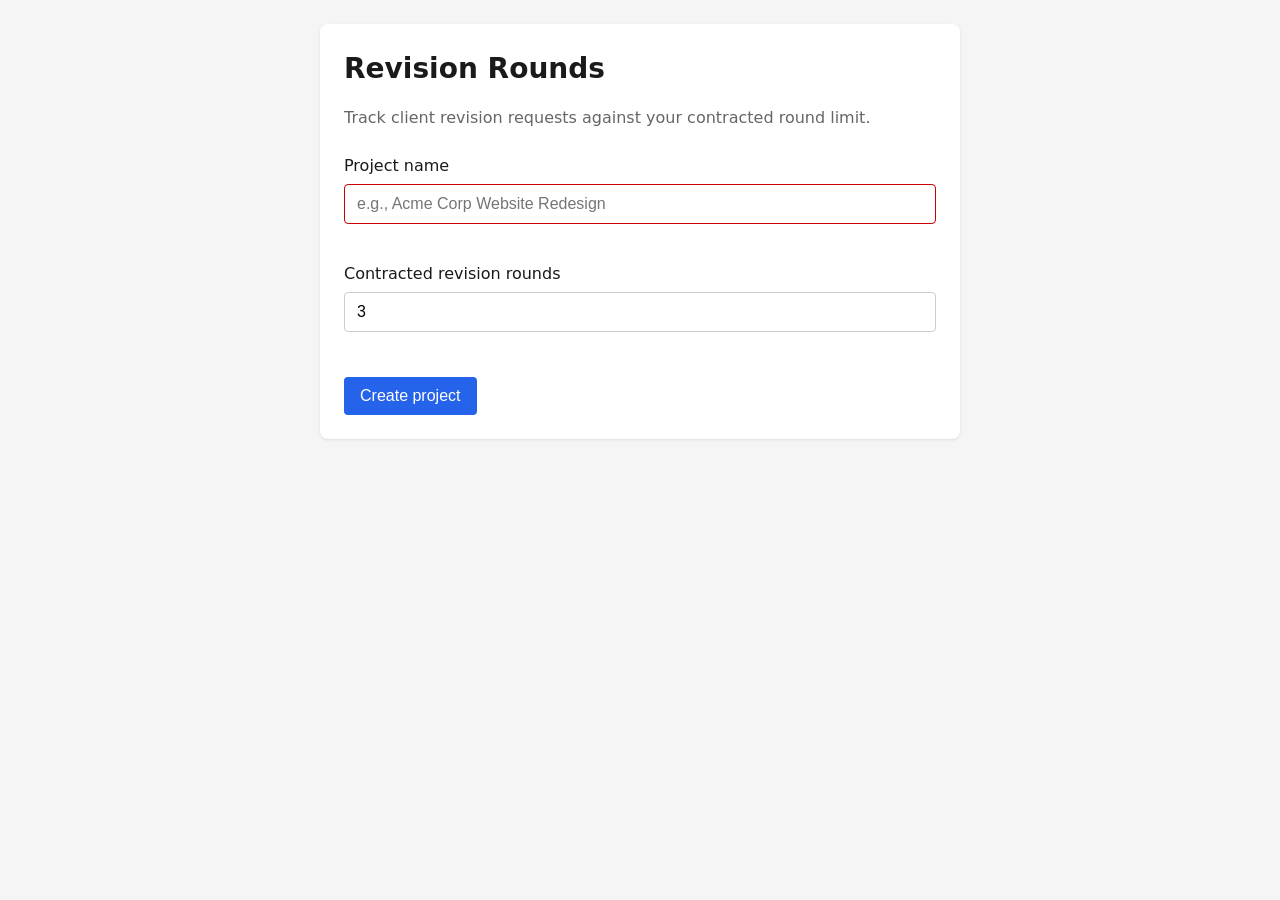
<file: outputs/phase3_step2_build-product-index.html>
<!DOCTYPE html>
<html lang="en">
<head>
  <meta charset="UTF-8">
  <meta name="viewport" content="width=device-width, initial-scale=1.0">
  <title>Revision Rounds</title>
  <style>
    * { box-sizing: border-box; }
    body { font-family: system-ui, -apple-system, BlinkMacSystemFont, 'Segoe UI', sans-serif; margin: 0; padding: 24px; background: #f5f5f5; color: #1a1a1a; line-height: 1.5; }
    .container { max-width: 640px; margin: 0 auto; background: white; border-radius: 8px; padding: 24px; box-shadow: 0 1px 3px rgba(0,0,0,0.1); }
    h1 { margin: 0 0 8px; font-size: 1.75rem; }
    .subtitle { color: #666; margin-bottom: 24px; }
    .hidden { display: none !important; }
    label { display: block; margin-bottom: 6px; font-weight: 500; }
    input[type="text"], input[type="number"] { width: 100%; padding: 10px 12px; border: 1px solid #ccc; border-radius: 4px; font-size: 1rem; }
    input:invalid { border-color: #c00; }
    .error { color: #c00; font-size: 0.875rem; margin-top: 4px; min-height: 1.25em; }
    .btn { padding: 10px 16px; border: none; border-radius: 4px; font-size: 1rem; cursor: pointer; font-weight: 500; }
    .btn-primary { background: #2563eb; color: white; }
    .btn-primary:hover { background: #1d4ed8; }
    .btn-secondary { background: #e5e7eb; color: #1a1a1a; }
    .btn-secondary:hover { background: #d1d5db; }
    .btn-danger { background: #dc2626; color: white; }
    .btn-danger:hover { background: #b91c1c; }
    .form-group { margin-bottom: 16px; }
    .actions { display: flex; gap: 12px; margin-top: 24px; }
    .project-header { display: flex; justify-content: space-between; align-items: center; margin-bottom: 24px; padding-bottom: 16px; border-bottom: 1px solid #e5e7eb; }
    .project-title { margin: 0; font-size: 1.25rem; }
    .round-display { display: flex; align-items: center; gap: 8px; font-size: 1.125rem; font-weight: 600; }
    .round-display.over-limit { color: #dc2626; }
    .revision-form { margin-bottom: 24px; }
    .revision-list { list-style: none; padding: 0; margin: 0; }
    .revision-item { padding: 12px; background: #f9fafb; border-radius: 4px; margin-bottom: 8px; border-left: 3px solid #2563eb; }
    .revision-item:last-child { margin-bottom: 0; }
    .revision-meta { font-size: 0.875rem; color: #666; margin-bottom: 4px; }
    .revision-desc { white-space: pre-wrap; }
    .empty-state { color: #999; text-align: center; padding: 24px; }
    .export-section { padding-top: 16px; border-top: 1px solid #e5e7eb; }
    .danger-zone { margin-top: 32px; padding-top: 16px; border-top: 1px solid #e5e7eb; }
    .sr-only { position: absolute; width: 1px; height: 1px; padding: 0; margin: -1px; overflow: hidden; clip: rect(0,0,0,0); white-space: nowrap; border: 0; }
  </style>
</head>
<body>
  <div class="container">
    <!-- Project Creation View -->
    <section id="create-view" aria-labelledby="create-heading">
      <h1 id="create-heading">Revision Rounds</h1>
      <p class="subtitle">Track client revision requests against your contracted round limit.</p>
      <form id="new-project" novalidate>
        <div class="form-group">
          <label for="project-name">Project name</label>
          <input type="text" id="project-name" name="projectName" required placeholder="e.g., Acme Corp Website Redesign">
          <div class="error" id="project-name-error" aria-live="polite"></div>
        </div>
        <div class="form-group">
          <label for="revision-limit">Contracted revision rounds</label>
          <input type="number" id="revision-limit" name="revisionLimit" required min="1" max="100" value="3" placeholder="e.g., 3">
          <div class="error" id="revision-limit-error" aria-live="polite"></div>
        </div>
        <div class="actions">
          <button type="submit" class="btn btn-primary">Create project</button>
        </div>
      </form>
    </section>

    <!-- Project View -->
    <section id="project-view" class="hidden" aria-labelledby="project-heading">
      <div class="project-header">
        <h1 id="project-heading" class="project-title"></h1>
        <button type="button" class="btn btn-secondary" id="back-btn">New project</button>
      </div>
      <div class="round-display" id="round-display" role="status" aria-live="polite">
        <span>Round</span>
        <span id="current-round">0</span>
        <span>of</span>
        <span id="max-rounds">0</span>
      </div>
      <form class="revision-form" id="revision-form">
        <div class="form-group">
          <label for="revision-desc">Revision request description</label>
          <input type="text" id="revision-desc" name="revisionDesc" required placeholder="e.g., Client requested header color change and font size increase">
          <div class="error" id="revision-desc-error" aria-live="polite"></div>
        </div>
        <div class="actions">
          <button type="submit" class="btn btn-primary" id="log-revision">Log revision request</button>
        </div>
      </form>
      <ul class="revision-list" id="revision-list" aria-label="Logged revision requests"></ul>
      <div class="export-section">
        <button type="button" class="btn btn-primary" id="export-summary">Export client-ready summary</button>
      </div>
      <div class="danger-zone">
        <button type="button" class="btn btn-danger" id="clear-all">Clear all data</button>
      </div>
    </section>
  </div>
  <script>
    (function () {
      const STORAGE_KEY = 'revision-rounds-project';
      const createView = document.getElementById('create-view');
      const projectView = document.getElementById('project-view');
      const newProjectForm = document.getElementById('new-project');
      const projectNameInput = document.getElementById('project-name');
      const revisionLimitInput = document.getElementById('revision-limit');
      const projectNameError = document.getElementById('project-name-error');
      const revisionLimitError = document.getElementById('revision-limit-error');
      const projectTitle = document.getElementById('project-heading');
      const currentRoundEl = document.getElementById('current-round');
      const maxRoundsEl = document.getElementById('max-rounds');
      const roundDisplay = document.getElementById('round-display');
      const revisionForm = document.getElementById('revision-form');
      const revisionDescInput = document.getElementById('revision-desc');
      const revisionDescError = document.getElementById('revision-desc-error');
      const logRevisionBtn = document.getElementById('log-revision');
      const revisionList = document.getElementById('revision-list');
      const exportBtn = document.getElementById('export-summary');
      const clearAllBtn = document.getElementById('clear-all');
      const backBtn = document.getElementById('back-btn');

      let project = null;
      let roundCount = 0;
      let revisions = [];

      function save() {
        const data = { project, roundCount, revisions };
        localStorage.setItem(STORAGE_KEY, JSON.stringify(data));
      }

      function load() {
        const raw = localStorage.getItem(STORAGE_KEY);
        if (!raw) return false;
        try {
          const data = JSON.parse(raw);
          project = data.project;
          roundCount = data.roundCount || 0;
          revisions = data.revisions || [];
          return true;
        } catch {
          return false;
        }
      }

      function renderProjectView() {
        if (!project) return;
        projectTitle.textContent = project.name;
        currentRoundEl.textContent = String(roundCount);
        maxRoundsEl.textContent = String(project.limit);
        roundDisplay.classList.toggle('over-limit', roundCount > project.limit);
        revisionList.innerHTML = '';
        if (revisions.length === 0) {
          revisionList.innerHTML = '<li class="empty-state">No revision requests logged yet.</li>';
        } else {
          revisions.forEach((rev, idx) => {
            const li = document.createElement('li');
            li.className = 'revision-item';
            const meta = document.createElement('div');
            meta.className = 'revision-meta';
            meta.textContent = `Round ${idx + 1} • ${new Date(rev.timestamp).toLocaleString()}`;
            const desc = document.createElement('div');
            desc.className = 'revision-desc';
            desc.textContent = rev.description;
            li.appendChild(meta);
            li.appendChild(desc);
            revisionList.appendChild(li);
          });
        }
      }

      function showCreateView() {
        createView.classList.remove('hidden');
        projectView.classList.add('hidden');
        newProjectForm.reset();
        projectNameError.textContent = '';
        revisionLimitError.textContent = '';
      }

      function showProjectView() {
        createView.classList.add('hidden');
        projectView.classList.remove('hidden');
        renderProjectView();
      }

      function validateCreateForm() {
        let valid = true;
        if (!projectNameInput.value.trim()) {
          projectNameError.textContent = 'Project name is required.';
          valid = false;
        } else {
          projectNameError.textContent = '';
        }
        const limit = parseInt(revisionLimitInput.value, 10);
        if (!revisionLimitInput.value.trim() || isNaN(limit) || limit < 1) {
          revisionLimitError.textContent = 'Enter a valid number of rounds (1 or more).';
          valid = false;
        } else {
          revisionLimitError.textContent = '';
        }
        return valid;
      }

      function validateRevisionForm() {
        if (!revisionDescInput.value.trim()) {
          revisionDescError.textContent = 'Description is required.';
          return false;
        }
        revisionDescError.textContent = '';
        return true;
      }

      newProjectForm.addEventListener('submit', (e) => {
        e.preventDefault();
        if (!validateCreateForm()) return;
        project = {
          name: projectNameInput.value.trim(),
          limit: parseInt(revisionLimitInput.value, 10)
        };
        roundCount = 0;
        revisions = [];
        save();
        showProjectView();
      });

      revisionForm.addEventListener('submit', (e) => {
        e.preventDefault();
        if (!validateRevisionForm()) return;
        roundCount += 1;
        revisions.push({
          description: revisionDescInput.value.trim(),
          timestamp: Date.now()
        });
        revisionDescInput.value = '';
        save();
        renderProjectView();
      });

      exportBtn.addEventListener('click', () => {
        if (!project) return;
        const roundsRemaining = Math.max(0, project.limit - roundCount);
        const lines = [
          `Revision Summary — ${project.name}`,
          `Contracted rounds: ${project.limit}`,
          `Rounds used: ${roundCount}`,
          `Rounds remaining: ${roundsRemaining}`,
          '',
          'Logged requests:'
        ];
        if (revisions.length === 0) {
          lines.push('  (none)');
        } else {
          revisions.forEach((rev, idx) => {
            const date = new Date(rev.timestamp).toLocaleString();
            lines.push(`  ${idx + 1}. [${date}] ${rev.description}`);
          });
        }
        lines.push('', '— Generated by Revision Rounds');
        const content = lines.join('\n');
        const blob = new Blob([content], { type: 'text/plain;charset=utf-8' });
        const url = URL.createObjectURL(blob);
        const a = document.createElement('a');
        a.href = url;
        a.download = `${project.name.replace(/[^a-z0-9]+/gi, '-').toLowerCase()}-revision-summary.txt`;
        document.body.appendChild(a);
        a.click();
        document.body.removeChild(a);
        URL.revokeObjectURL(url);
      });

      clearAllBtn.addEventListener('click', () => {
        if (!confirm('Delete all project data? This cannot be undone.')) return;
        localStorage.removeItem(STORAGE_KEY);
        project = null;
        roundCount = 0;
        revisions = [];
        showCreateView();
      });

      backBtn.addEventListener('click', () => {
        showCreateView();
      });

      // Initialize
      if (load() && project) {
        showProjectView();
      } else {
        showCreateView();
      }
    })();
  </script>
</body>
</html>
</file>
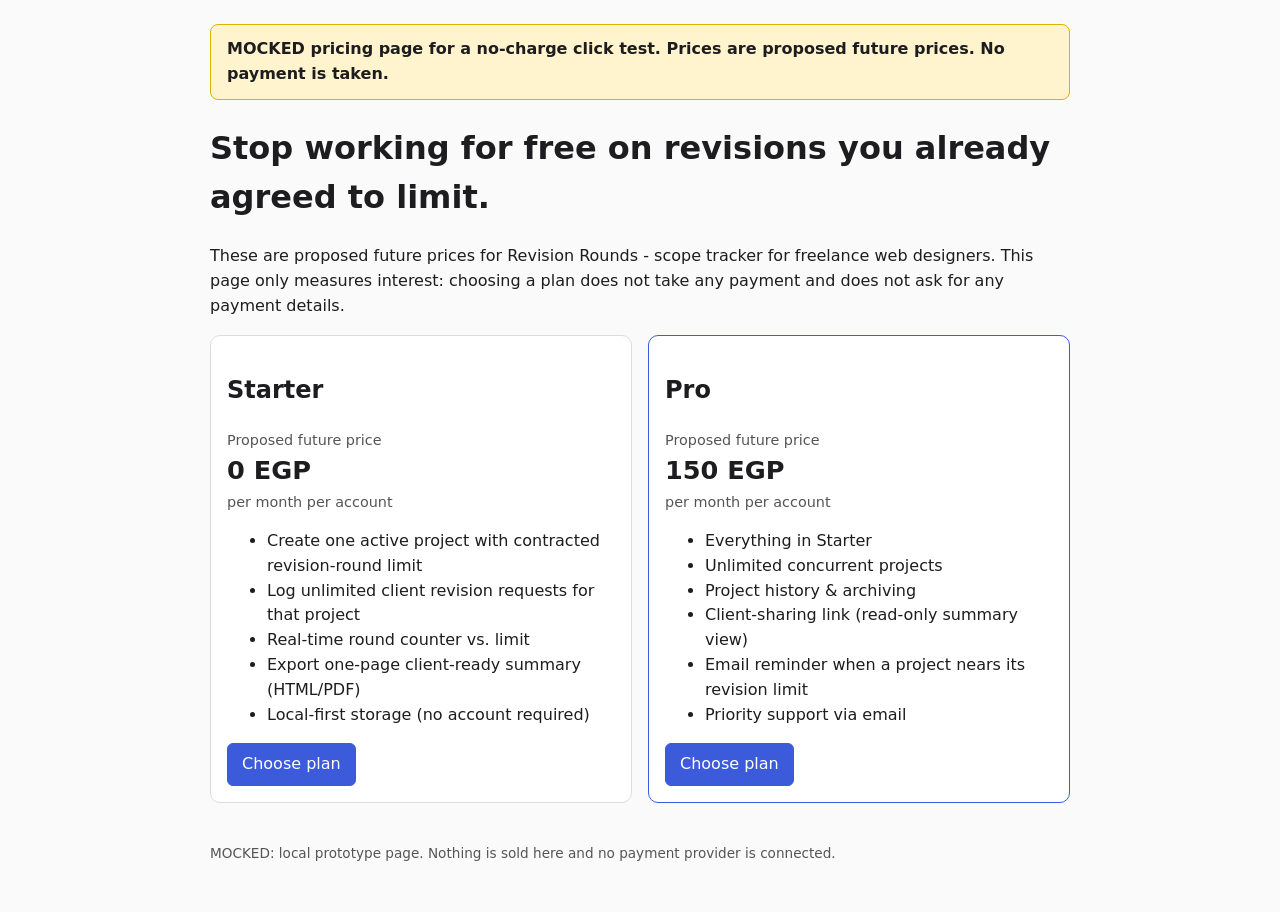
<file: outputs/phase4_step1_pricing-pricing.html>
<!doctype html>
<html lang="en">
<head>
<meta charset="utf-8">
<meta name="viewport" content="width=device-width, initial-scale=1">
<title>Revision Rounds - scope tracker for freelance web designers pricing (proposed)</title>
<style>
  body { font-family: system-ui, -apple-system, "Segoe UI", sans-serif; margin: 0; background: #fafafa; color: #1d1d1f; line-height: 1.55; }
  main { max-width: 860px; margin: 0 auto; padding: 24px 16px 48px; }
  .banner { background: #fff4ce; border: 1px solid #d9b500; border-radius: 8px; padding: 12px 16px; font-weight: 600; margin-bottom: 24px; }
  .plans { display: grid; grid-template-columns: repeat(auto-fit, minmax(220px, 1fr)); gap: 16px; }
  .plan { background: #fff; border: 1px solid #ddd; border-radius: 10px; padding: 16px; }
  .plan.recommended { border-color: #3b5bdb; }
  .price { font-size: 1.6em; font-weight: 700; }
  .muted { color: #555; font-size: 0.9em; }
  button { font: inherit; padding: 8px 14px; border-radius: 6px; border: 1px solid #3b5bdb; background: #3b5bdb; color: #fff; cursor: pointer; }
  .coming-soon { display: none; margin-top: 10px; padding: 8px; border-radius: 6px; background: #eef2ff; }
  table { border-collapse: collapse; width: 100%; }
  th, td { border: 1px solid #ddd; padding: 6px 8px; text-align: left; vertical-align: top; }
  footer { margin-top: 40px; color: #555; font-size: 0.85em; }
</style>
</head>
<body>
<main>
<div class="banner">MOCKED pricing page for a no-charge click test. Prices are proposed future prices. No payment is taken.</div>
<h1>Stop working for free on revisions you already agreed to limit.</h1><p>These are proposed future prices for Revision Rounds - scope tracker for freelance web designers. This page only measures interest: choosing a plan does not take any payment and does not ask for any payment details.</p><div class="plans"><div class="plan"><h2>Starter</h2><div class="muted">Proposed future price</div><div class="price">0 EGP</div><div class="muted">per month per account</div><ul><li>Create one active project with contracted revision-round limit</li><li>Log unlimited client revision requests for that project</li><li>Real-time round counter vs. limit</li><li>Export one-page client-ready summary (HTML/PDF)</li><li>Local-first storage (no account required)</li></ul><button type="button" data-plan="starter" onclick="choosePlan(this)">Choose plan</button><div class="coming-soon" role="status">Coming soon: no payment is taken. (MOCKED)</div></div><div class="plan recommended"><h2>Pro</h2><div class="muted">Proposed future price</div><div class="price">150 EGP</div><div class="muted">per month per account</div><ul><li>Everything in Starter</li><li>Unlimited concurrent projects</li><li>Project history &amp; archiving</li><li>Client-sharing link (read-only summary view)</li><li>Email reminder when a project nears its revision limit</li><li>Priority support via email</li></ul><button type="button" data-plan="pro" onclick="choosePlan(this)">Choose plan</button><div class="coming-soon" role="status">Coming soon: no payment is taken. (MOCKED)</div></div></div><script>function choosePlan(btn){var box=btn.parentNode.querySelector('.coming-soon');if(box){box.style.display='block';}}</script>
<footer>MOCKED: local prototype page. Nothing is sold here and no payment provider is connected.</footer>
</main>
</body>
</html>
</file>
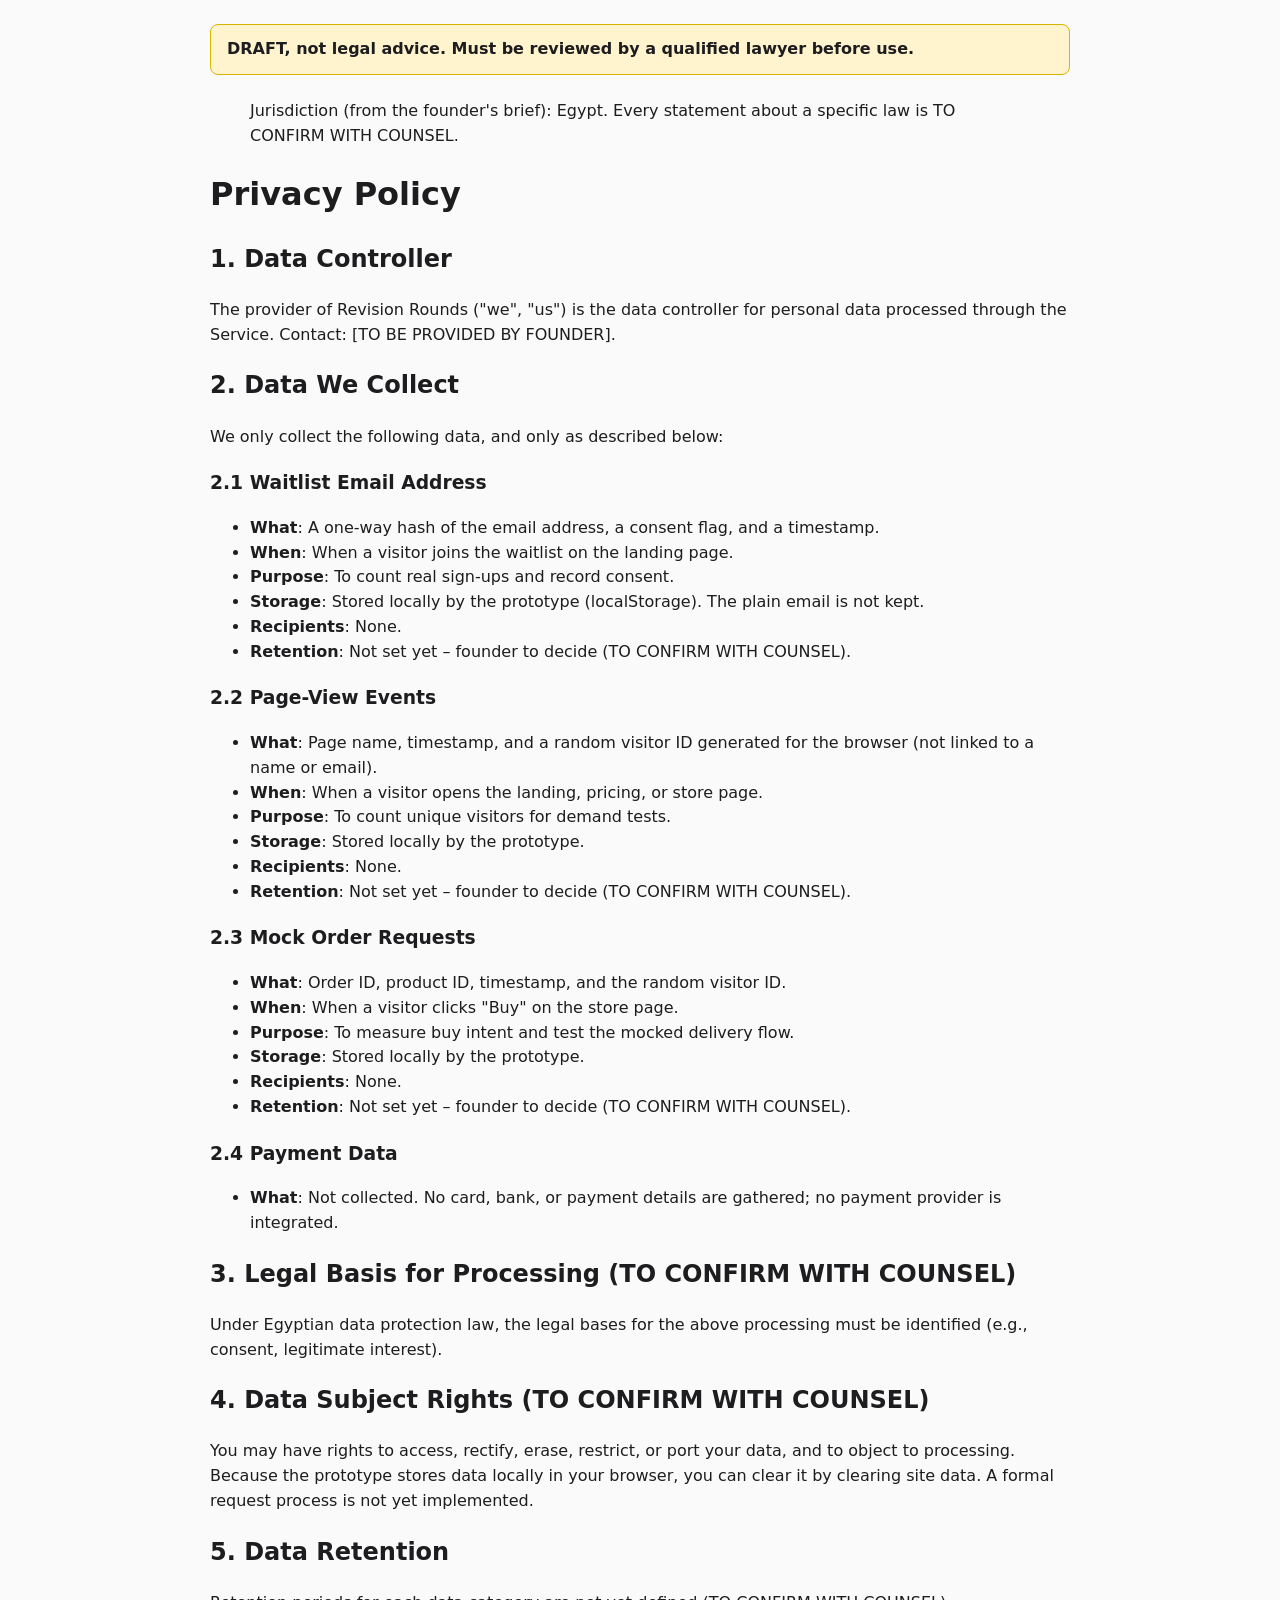
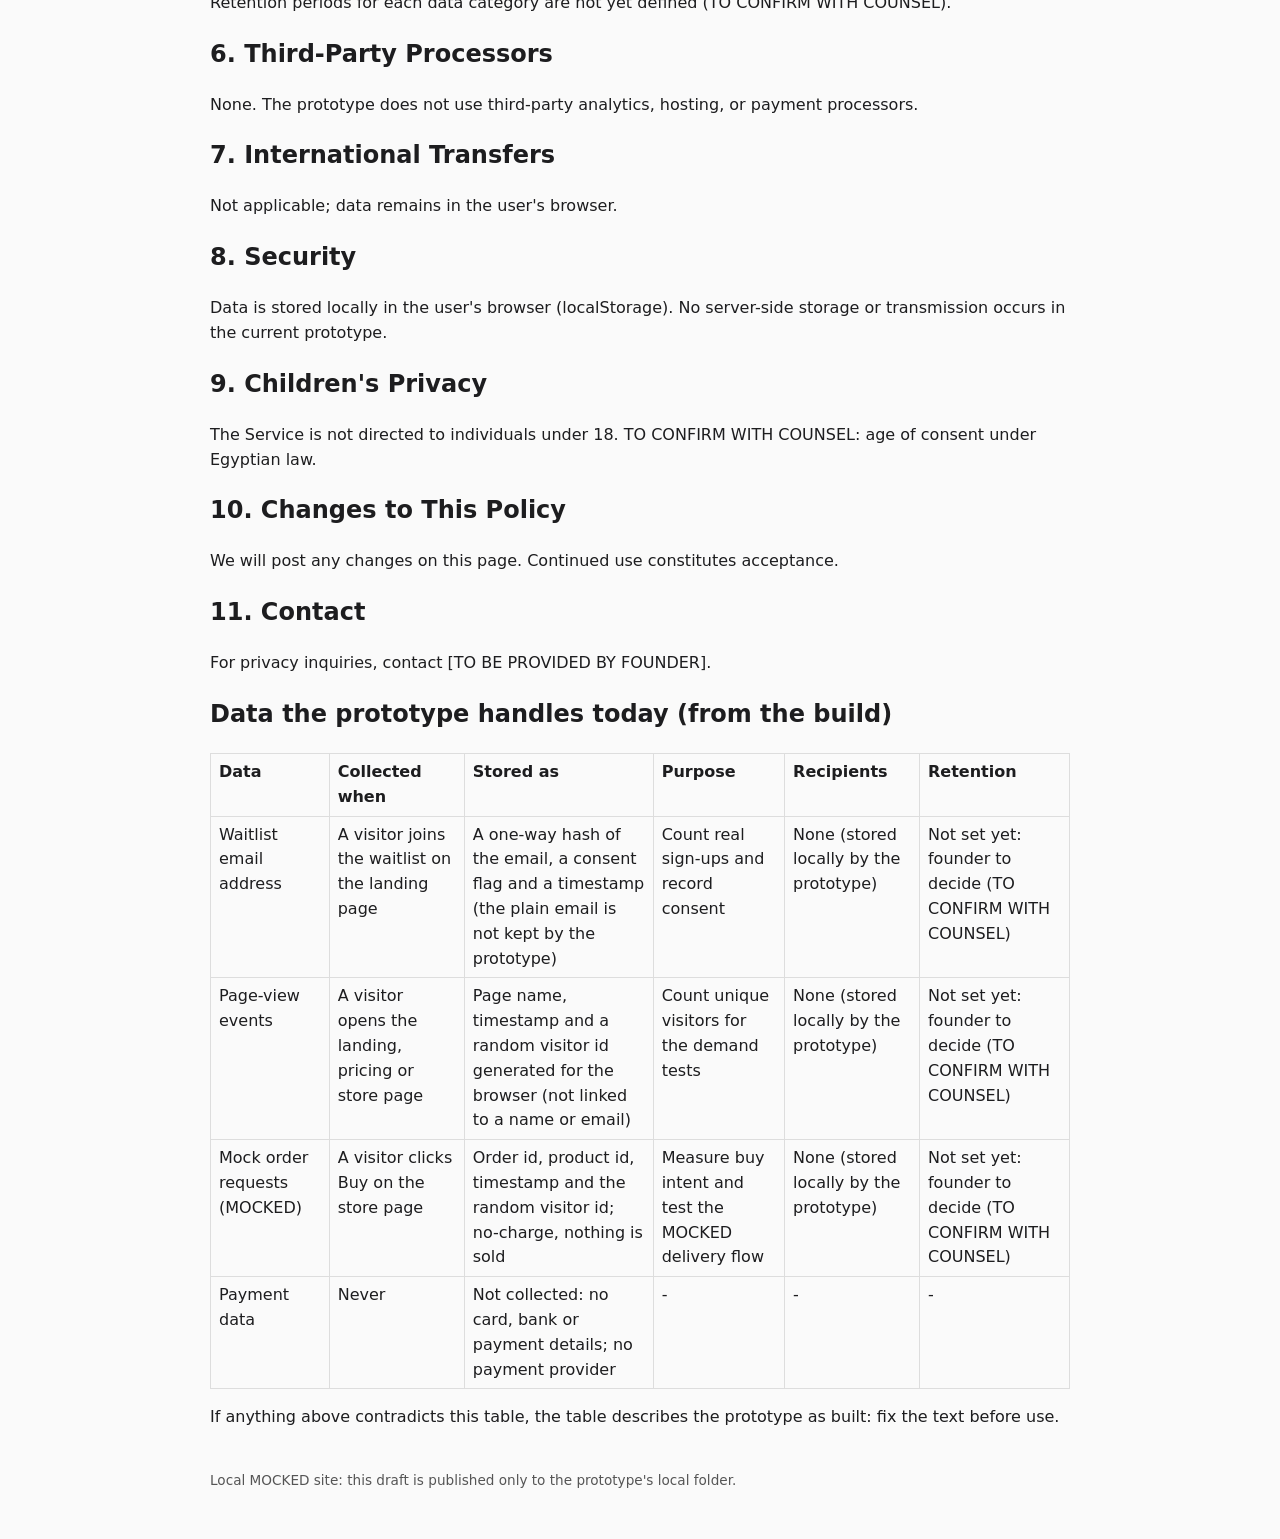
<file: outputs/phase4_step2_policies-privacy.html>
<!doctype html>
<html lang="en">
<head>
<meta charset="utf-8">
<meta name="viewport" content="width=device-width, initial-scale=1">
<title>Privacy Policy (DRAFT)</title>
<style>
  body { font-family: system-ui, -apple-system, "Segoe UI", sans-serif; margin: 0; background: #fafafa; color: #1d1d1f; line-height: 1.55; }
  main { max-width: 860px; margin: 0 auto; padding: 24px 16px 48px; }
  .banner { background: #fff4ce; border: 1px solid #d9b500; border-radius: 8px; padding: 12px 16px; font-weight: 600; margin-bottom: 24px; }
  .plans { display: grid; grid-template-columns: repeat(auto-fit, minmax(220px, 1fr)); gap: 16px; }
  .plan { background: #fff; border: 1px solid #ddd; border-radius: 10px; padding: 16px; }
  .plan.recommended { border-color: #3b5bdb; }
  .price { font-size: 1.6em; font-weight: 700; }
  .muted { color: #555; font-size: 0.9em; }
  button { font: inherit; padding: 8px 14px; border-radius: 6px; border: 1px solid #3b5bdb; background: #3b5bdb; color: #fff; cursor: pointer; }
  .coming-soon { display: none; margin-top: 10px; padding: 8px; border-radius: 6px; background: #eef2ff; }
  table { border-collapse: collapse; width: 100%; }
  th, td { border: 1px solid #ddd; padding: 6px 8px; text-align: left; vertical-align: top; }
  footer { margin-top: 40px; color: #555; font-size: 0.85em; }
</style>
</head>
<body>
<main>
<div class="banner">DRAFT, not legal advice. Must be reviewed by a qualified lawyer before use.</div>
<blockquote>
<p>Jurisdiction (from the founder's brief): Egypt. Every statement about a specific law is TO CONFIRM WITH COUNSEL.</p>
</blockquote>
<h1>Privacy Policy</h1>
<h2>1. Data Controller</h2>
<p>The provider of Revision Rounds ("we", "us") is the data controller for personal data processed through the Service. Contact: [TO BE PROVIDED BY FOUNDER].</p>
<h2>2. Data We Collect</h2>
<p>We only collect the following data, and only as described below:</p>
<h3>2.1 Waitlist Email Address</h3>
<ul>
<li><strong>What</strong>: A one-way hash of the email address, a consent flag, and a timestamp.</li>
<li><strong>When</strong>: When a visitor joins the waitlist on the landing page.</li>
<li><strong>Purpose</strong>: To count real sign-ups and record consent.</li>
<li><strong>Storage</strong>: Stored locally by the prototype (localStorage). The plain email is not kept.</li>
<li><strong>Recipients</strong>: None.</li>
<li><strong>Retention</strong>: Not set yet – founder to decide (TO CONFIRM WITH COUNSEL).</li>
</ul>
<h3>2.2 Page-View Events</h3>
<ul>
<li><strong>What</strong>: Page name, timestamp, and a random visitor ID generated for the browser (not linked to a name or email).</li>
<li><strong>When</strong>: When a visitor opens the landing, pricing, or store page.</li>
<li><strong>Purpose</strong>: To count unique visitors for demand tests.</li>
<li><strong>Storage</strong>: Stored locally by the prototype.</li>
<li><strong>Recipients</strong>: None.</li>
<li><strong>Retention</strong>: Not set yet – founder to decide (TO CONFIRM WITH COUNSEL).</li>
</ul>
<h3>2.3 Mock Order Requests</h3>
<ul>
<li><strong>What</strong>: Order ID, product ID, timestamp, and the random visitor ID.</li>
<li><strong>When</strong>: When a visitor clicks "Buy" on the store page.</li>
<li><strong>Purpose</strong>: To measure buy intent and test the mocked delivery flow.</li>
<li><strong>Storage</strong>: Stored locally by the prototype.</li>
<li><strong>Recipients</strong>: None.</li>
<li><strong>Retention</strong>: Not set yet – founder to decide (TO CONFIRM WITH COUNSEL).</li>
</ul>
<h3>2.4 Payment Data</h3>
<ul>
<li><strong>What</strong>: Not collected. No card, bank, or payment details are gathered; no payment provider is integrated.</li>
</ul>
<h2>3. Legal Basis for Processing (TO CONFIRM WITH COUNSEL)</h2>
<p>Under Egyptian data protection law, the legal bases for the above processing must be identified (e.g., consent, legitimate interest).</p>
<h2>4. Data Subject Rights (TO CONFIRM WITH COUNSEL)</h2>
<p>You may have rights to access, rectify, erase, restrict, or port your data, and to object to processing. Because the prototype stores data locally in your browser, you can clear it by clearing site data. A formal request process is not yet implemented.</p>
<h2>5. Data Retention</h2>
<p>Retention periods for each data category are not yet defined (TO CONFIRM WITH COUNSEL).</p>
<h2>6. Third-Party Processors</h2>
<p>None. The prototype does not use third-party analytics, hosting, or payment processors.</p>
<h2>7. International Transfers</h2>
<p>Not applicable; data remains in the user's browser.</p>
<h2>8. Security</h2>
<p>Data is stored locally in the user's browser (localStorage). No server-side storage or transmission occurs in the current prototype.</p>
<h2>9. Children's Privacy</h2>
<p>The Service is not directed to individuals under 18. TO CONFIRM WITH COUNSEL: age of consent under Egyptian law.</p>
<h2>10. Changes to This Policy</h2>
<p>We will post any changes on this page. Continued use constitutes acceptance.</p>
<h2>11. Contact</h2>
<p>For privacy inquiries, contact [TO BE PROVIDED BY FOUNDER].</p>
<h2>Data the prototype handles today (from the build)</h2>
<table>
<thead>
<tr>
<th>Data</th>
<th>Collected when</th>
<th>Stored as</th>
<th>Purpose</th>
<th>Recipients</th>
<th>Retention</th>
</tr>
</thead>
<tbody>
<tr>
<td>Waitlist email address</td>
<td>A visitor joins the waitlist on the landing page</td>
<td>A one-way hash of the email, a consent flag and a timestamp (the plain email is not kept by the prototype)</td>
<td>Count real sign-ups and record consent</td>
<td>None (stored locally by the prototype)</td>
<td>Not set yet: founder to decide (TO CONFIRM WITH COUNSEL)</td>
</tr>
<tr>
<td>Page-view events</td>
<td>A visitor opens the landing, pricing or store page</td>
<td>Page name, timestamp and a random visitor id generated for the browser (not linked to a name or email)</td>
<td>Count unique visitors for the demand tests</td>
<td>None (stored locally by the prototype)</td>
<td>Not set yet: founder to decide (TO CONFIRM WITH COUNSEL)</td>
</tr>
<tr>
<td>Mock order requests (MOCKED)</td>
<td>A visitor clicks Buy on the store page</td>
<td>Order id, product id, timestamp and the random visitor id; no-charge, nothing is sold</td>
<td>Measure buy intent and test the MOCKED delivery flow</td>
<td>None (stored locally by the prototype)</td>
<td>Not set yet: founder to decide (TO CONFIRM WITH COUNSEL)</td>
</tr>
<tr>
<td>Payment data</td>
<td>Never</td>
<td>Not collected: no card, bank or payment details; no payment provider</td>
<td>-</td>
<td>-</td>
<td>-</td>
</tr>
</tbody>
</table>
<p>If anything above contradicts this table, the table describes the prototype as built: fix the text before use.</p>
<footer>Local MOCKED site: this draft is published only to the prototype&#x27;s local folder.</footer>
</main>
</body>
</html>
</file>
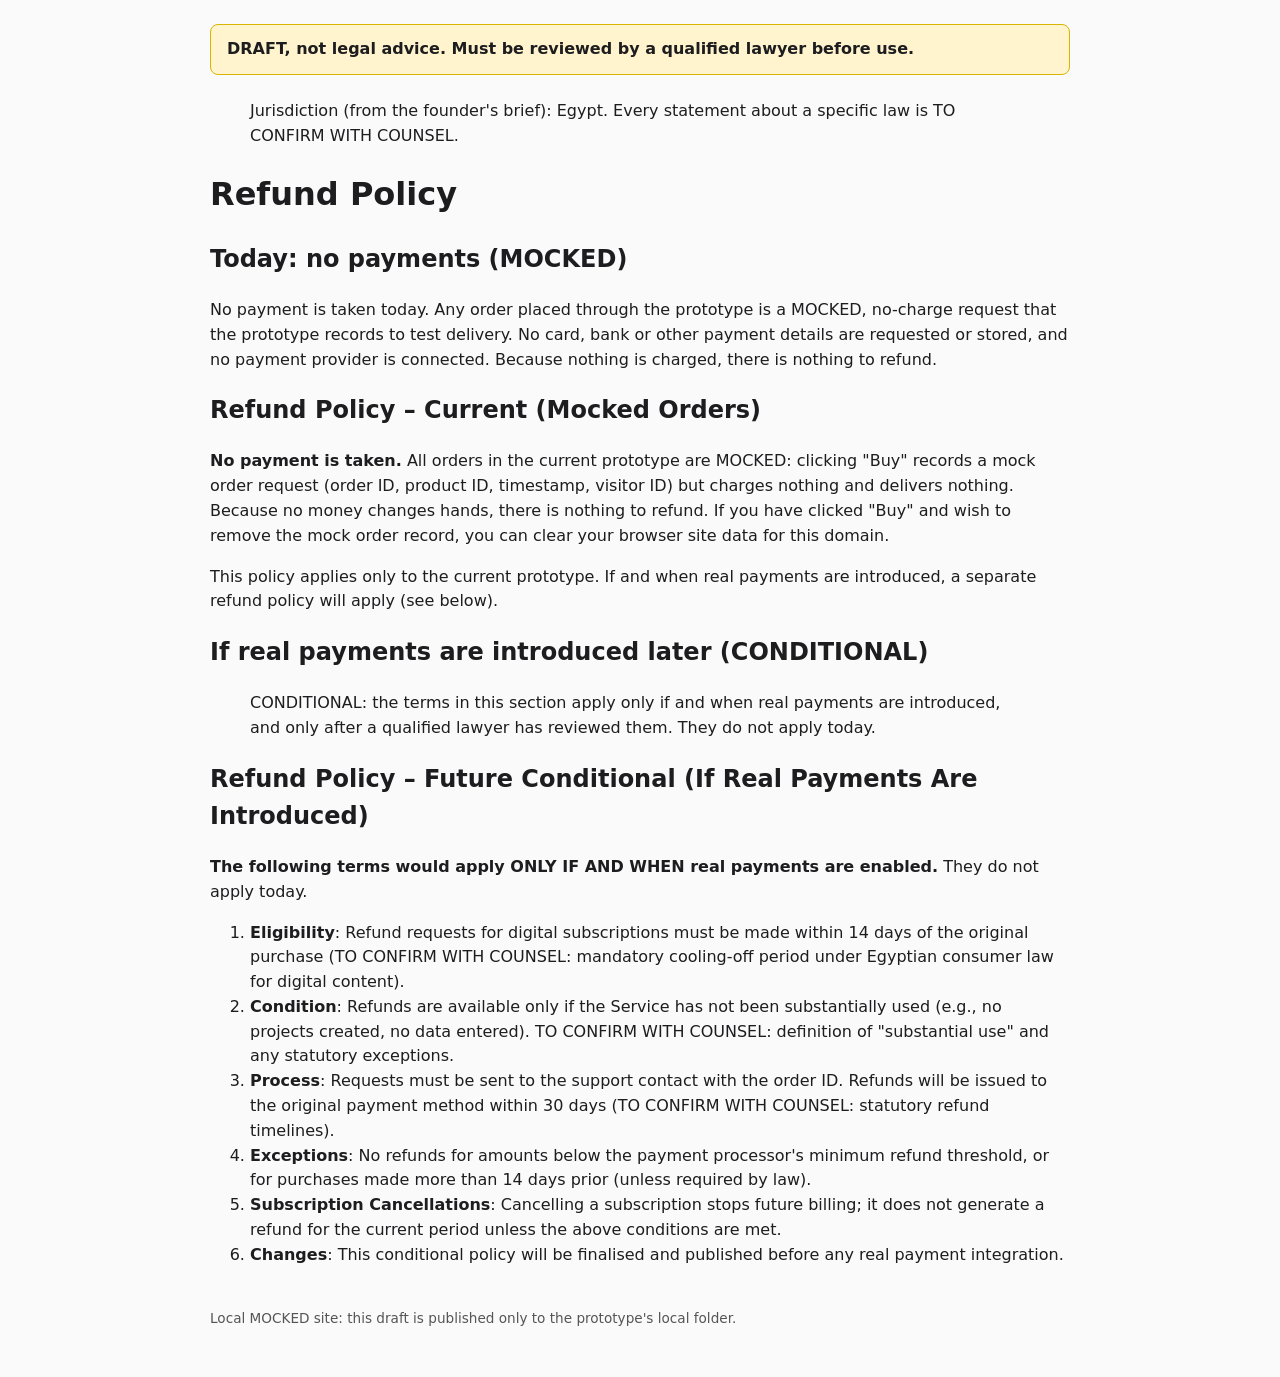
<file: outputs/phase4_step2_policies-refund.html>
<!doctype html>
<html lang="en">
<head>
<meta charset="utf-8">
<meta name="viewport" content="width=device-width, initial-scale=1">
<title>Refund Policy (DRAFT)</title>
<style>
  body { font-family: system-ui, -apple-system, "Segoe UI", sans-serif; margin: 0; background: #fafafa; color: #1d1d1f; line-height: 1.55; }
  main { max-width: 860px; margin: 0 auto; padding: 24px 16px 48px; }
  .banner { background: #fff4ce; border: 1px solid #d9b500; border-radius: 8px; padding: 12px 16px; font-weight: 600; margin-bottom: 24px; }
  .plans { display: grid; grid-template-columns: repeat(auto-fit, minmax(220px, 1fr)); gap: 16px; }
  .plan { background: #fff; border: 1px solid #ddd; border-radius: 10px; padding: 16px; }
  .plan.recommended { border-color: #3b5bdb; }
  .price { font-size: 1.6em; font-weight: 700; }
  .muted { color: #555; font-size: 0.9em; }
  button { font: inherit; padding: 8px 14px; border-radius: 6px; border: 1px solid #3b5bdb; background: #3b5bdb; color: #fff; cursor: pointer; }
  .coming-soon { display: none; margin-top: 10px; padding: 8px; border-radius: 6px; background: #eef2ff; }
  table { border-collapse: collapse; width: 100%; }
  th, td { border: 1px solid #ddd; padding: 6px 8px; text-align: left; vertical-align: top; }
  footer { margin-top: 40px; color: #555; font-size: 0.85em; }
</style>
</head>
<body>
<main>
<div class="banner">DRAFT, not legal advice. Must be reviewed by a qualified lawyer before use.</div>
<blockquote>
<p>Jurisdiction (from the founder's brief): Egypt. Every statement about a specific law is TO CONFIRM WITH COUNSEL.</p>
</blockquote>
<h1>Refund Policy</h1>
<h2>Today: no payments (MOCKED)</h2>
<p>No payment is taken today. Any order placed through the prototype is a MOCKED, no-charge request that the prototype records to test delivery. No card, bank or other payment details are requested or stored, and no payment provider is connected. Because nothing is charged, there is nothing to refund.</p>
<h2>Refund Policy – Current (Mocked Orders)</h2>
<p><strong>No payment is taken.</strong> All orders in the current prototype are MOCKED: clicking "Buy" records a mock order request (order ID, product ID, timestamp, visitor ID) but charges nothing and delivers nothing. Because no money changes hands, there is nothing to refund. If you have clicked "Buy" and wish to remove the mock order record, you can clear your browser site data for this domain.</p>
<p>This policy applies only to the current prototype. If and when real payments are introduced, a separate refund policy will apply (see below).</p>
<h2>If real payments are introduced later (CONDITIONAL)</h2>
<blockquote>
<p>CONDITIONAL: the terms in this section apply only if and when real payments are introduced, and only after a qualified lawyer has reviewed them. They do not apply today.</p>
</blockquote>
<h2>Refund Policy – Future Conditional (If Real Payments Are Introduced)</h2>
<p><strong>The following terms would apply ONLY IF AND WHEN real payments are enabled.</strong> They do not apply today.</p>
<ol>
<li><strong>Eligibility</strong>: Refund requests for digital subscriptions must be made within 14 days of the original purchase (TO CONFIRM WITH COUNSEL: mandatory cooling-off period under Egyptian consumer law for digital content).</li>
<li><strong>Condition</strong>: Refunds are available only if the Service has not been substantially used (e.g., no projects created, no data entered). TO CONFIRM WITH COUNSEL: definition of "substantial use" and any statutory exceptions.</li>
<li><strong>Process</strong>: Requests must be sent to the support contact with the order ID. Refunds will be issued to the original payment method within 30 days (TO CONFIRM WITH COUNSEL: statutory refund timelines).</li>
<li><strong>Exceptions</strong>: No refunds for amounts below the payment processor's minimum refund threshold, or for purchases made more than 14 days prior (unless required by law).</li>
<li><strong>Subscription Cancellations</strong>: Cancelling a subscription stops future billing; it does not generate a refund for the current period unless the above conditions are met.</li>
<li><strong>Changes</strong>: This conditional policy will be finalised and published before any real payment integration.</li>
</ol>
<footer>Local MOCKED site: this draft is published only to the prototype&#x27;s local folder.</footer>
</main>
</body>
</html>
</file>
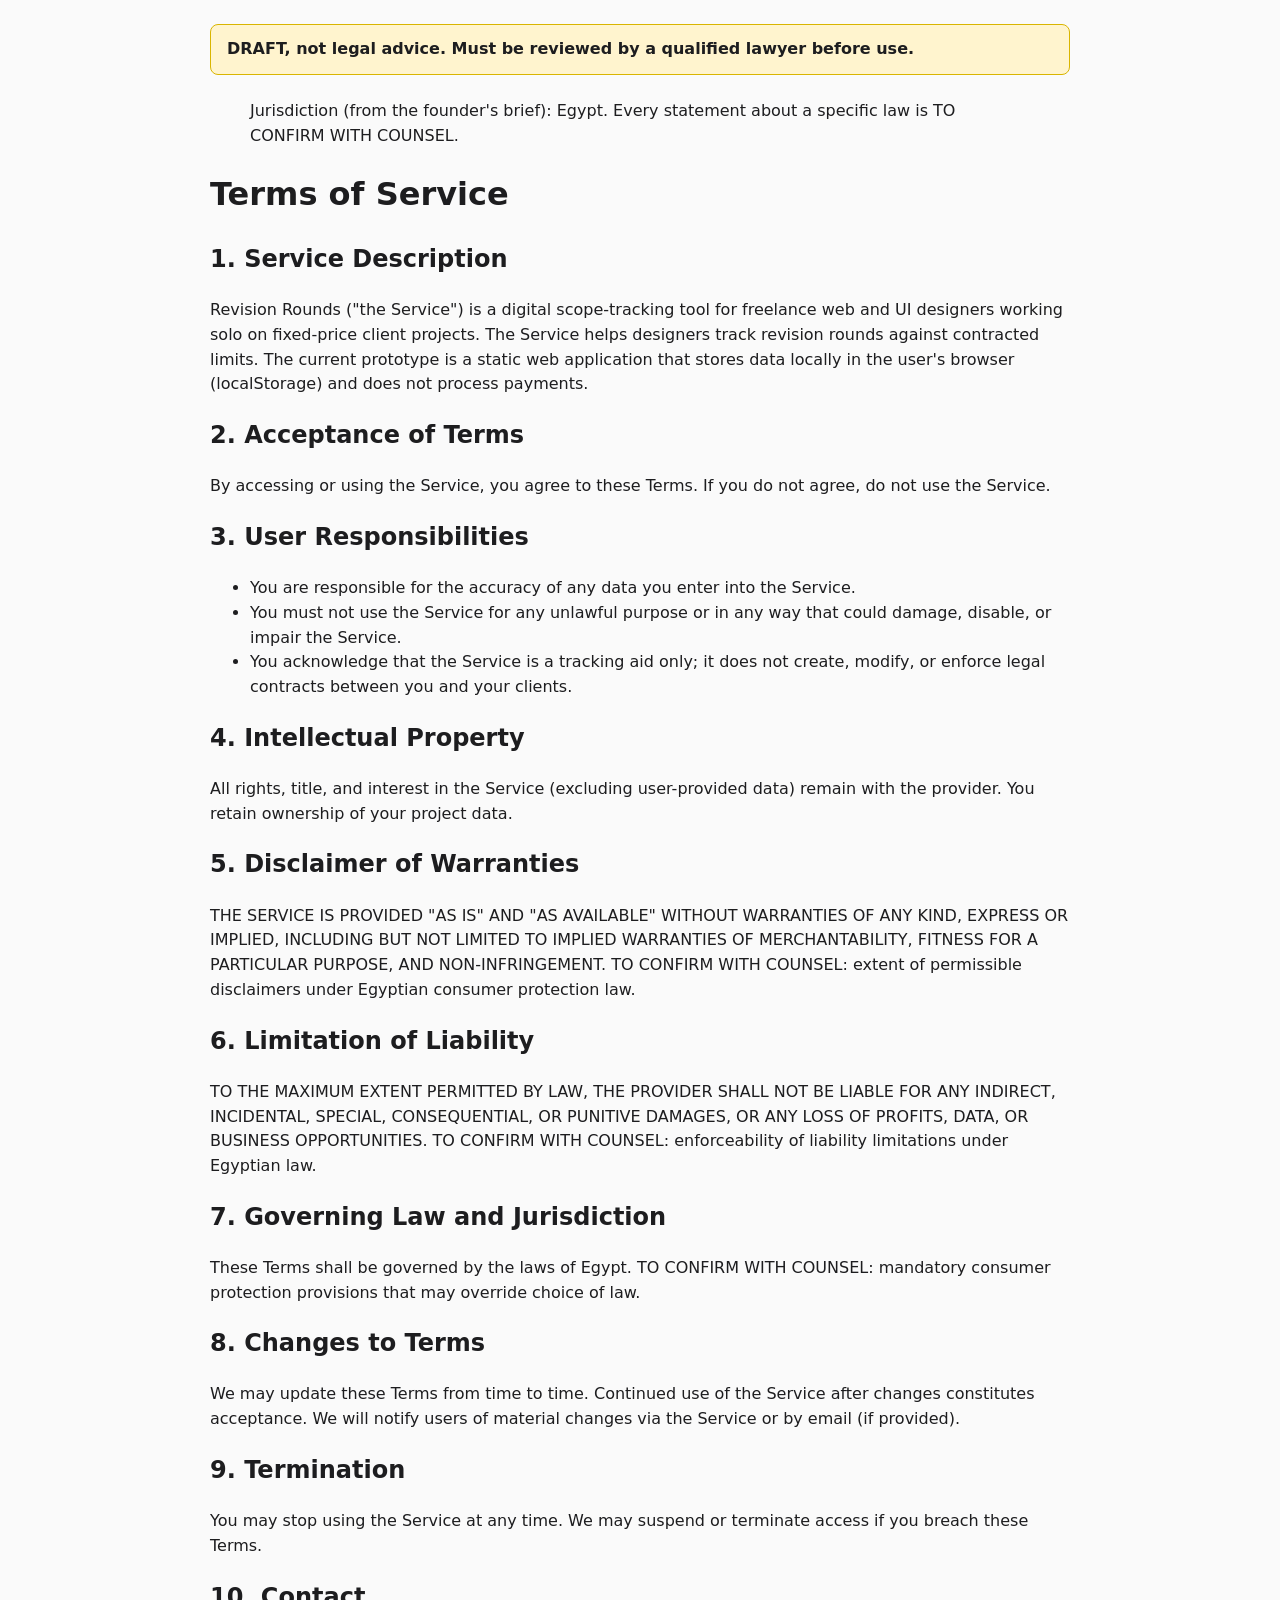
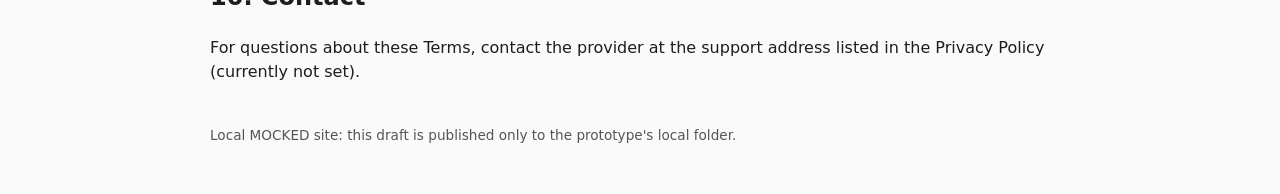
<file: outputs/phase4_step2_policies-terms.html>
<!doctype html>
<html lang="en">
<head>
<meta charset="utf-8">
<meta name="viewport" content="width=device-width, initial-scale=1">
<title>Terms of Service (DRAFT)</title>
<style>
  body { font-family: system-ui, -apple-system, "Segoe UI", sans-serif; margin: 0; background: #fafafa; color: #1d1d1f; line-height: 1.55; }
  main { max-width: 860px; margin: 0 auto; padding: 24px 16px 48px; }
  .banner { background: #fff4ce; border: 1px solid #d9b500; border-radius: 8px; padding: 12px 16px; font-weight: 600; margin-bottom: 24px; }
  .plans { display: grid; grid-template-columns: repeat(auto-fit, minmax(220px, 1fr)); gap: 16px; }
  .plan { background: #fff; border: 1px solid #ddd; border-radius: 10px; padding: 16px; }
  .plan.recommended { border-color: #3b5bdb; }
  .price { font-size: 1.6em; font-weight: 700; }
  .muted { color: #555; font-size: 0.9em; }
  button { font: inherit; padding: 8px 14px; border-radius: 6px; border: 1px solid #3b5bdb; background: #3b5bdb; color: #fff; cursor: pointer; }
  .coming-soon { display: none; margin-top: 10px; padding: 8px; border-radius: 6px; background: #eef2ff; }
  table { border-collapse: collapse; width: 100%; }
  th, td { border: 1px solid #ddd; padding: 6px 8px; text-align: left; vertical-align: top; }
  footer { margin-top: 40px; color: #555; font-size: 0.85em; }
</style>
</head>
<body>
<main>
<div class="banner">DRAFT, not legal advice. Must be reviewed by a qualified lawyer before use.</div>
<blockquote>
<p>Jurisdiction (from the founder's brief): Egypt. Every statement about a specific law is TO CONFIRM WITH COUNSEL.</p>
</blockquote>
<h1>Terms of Service</h1>
<h2>1. Service Description</h2>
<p>Revision Rounds ("the Service") is a digital scope-tracking tool for freelance web and UI designers working solo on fixed-price client projects. The Service helps designers track revision rounds against contracted limits. The current prototype is a static web application that stores data locally in the user's browser (localStorage) and does not process payments.</p>
<h2>2. Acceptance of Terms</h2>
<p>By accessing or using the Service, you agree to these Terms. If you do not agree, do not use the Service.</p>
<h2>3. User Responsibilities</h2>
<ul>
<li>You are responsible for the accuracy of any data you enter into the Service.</li>
<li>You must not use the Service for any unlawful purpose or in any way that could damage, disable, or impair the Service.</li>
<li>You acknowledge that the Service is a tracking aid only; it does not create, modify, or enforce legal contracts between you and your clients.</li>
</ul>
<h2>4. Intellectual Property</h2>
<p>All rights, title, and interest in the Service (excluding user-provided data) remain with the provider. You retain ownership of your project data.</p>
<h2>5. Disclaimer of Warranties</h2>
<p>THE SERVICE IS PROVIDED "AS IS" AND "AS AVAILABLE" WITHOUT WARRANTIES OF ANY KIND, EXPRESS OR IMPLIED, INCLUDING BUT NOT LIMITED TO IMPLIED WARRANTIES OF MERCHANTABILITY, FITNESS FOR A PARTICULAR PURPOSE, AND NON-INFRINGEMENT. TO CONFIRM WITH COUNSEL: extent of permissible disclaimers under Egyptian consumer protection law.</p>
<h2>6. Limitation of Liability</h2>
<p>TO THE MAXIMUM EXTENT PERMITTED BY LAW, THE PROVIDER SHALL NOT BE LIABLE FOR ANY INDIRECT, INCIDENTAL, SPECIAL, CONSEQUENTIAL, OR PUNITIVE DAMAGES, OR ANY LOSS OF PROFITS, DATA, OR BUSINESS OPPORTUNITIES. TO CONFIRM WITH COUNSEL: enforceability of liability limitations under Egyptian law.</p>
<h2>7. Governing Law and Jurisdiction</h2>
<p>These Terms shall be governed by the laws of Egypt. TO CONFIRM WITH COUNSEL: mandatory consumer protection provisions that may override choice of law.</p>
<h2>8. Changes to Terms</h2>
<p>We may update these Terms from time to time. Continued use of the Service after changes constitutes acceptance. We will notify users of material changes via the Service or by email (if provided).</p>
<h2>9. Termination</h2>
<p>You may stop using the Service at any time. We may suspend or terminate access if you breach these Terms.</p>
<h2>10. Contact</h2>
<p>For questions about these Terms, contact the provider at the support address listed in the Privacy Policy (currently not set).</p>
<footer>Local MOCKED site: this draft is published only to the prototype&#x27;s local folder.</footer>
</main>
</body>
</html>
</file>
